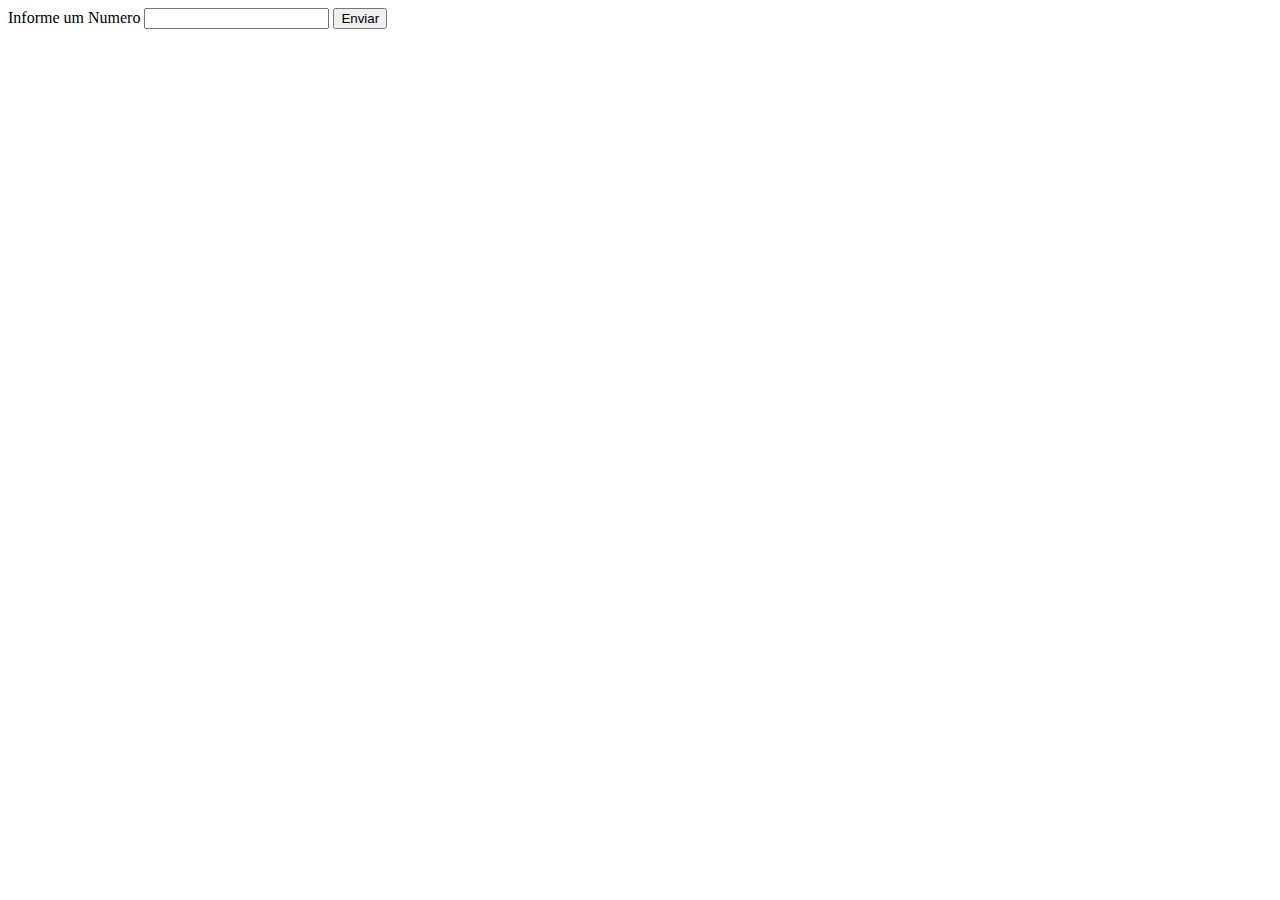
<file: Numeros aleatorios/index.html>
<!DOCTYPE html>
<html lang="en">
<head>
    <meta charset="UTF-8">
    <meta name="viewport" content="width=device-width, initial-scale=1.0">
    <title>Document</title>
</head>
<body>
        <form action="form.php" method="get">
            <label for="numero"> Informe um Numero</label>
                <input type="number" name="numero" id="numero">
        
            <input type="submit" value="Enviar">
        </form>
</body>
</html>
</file>
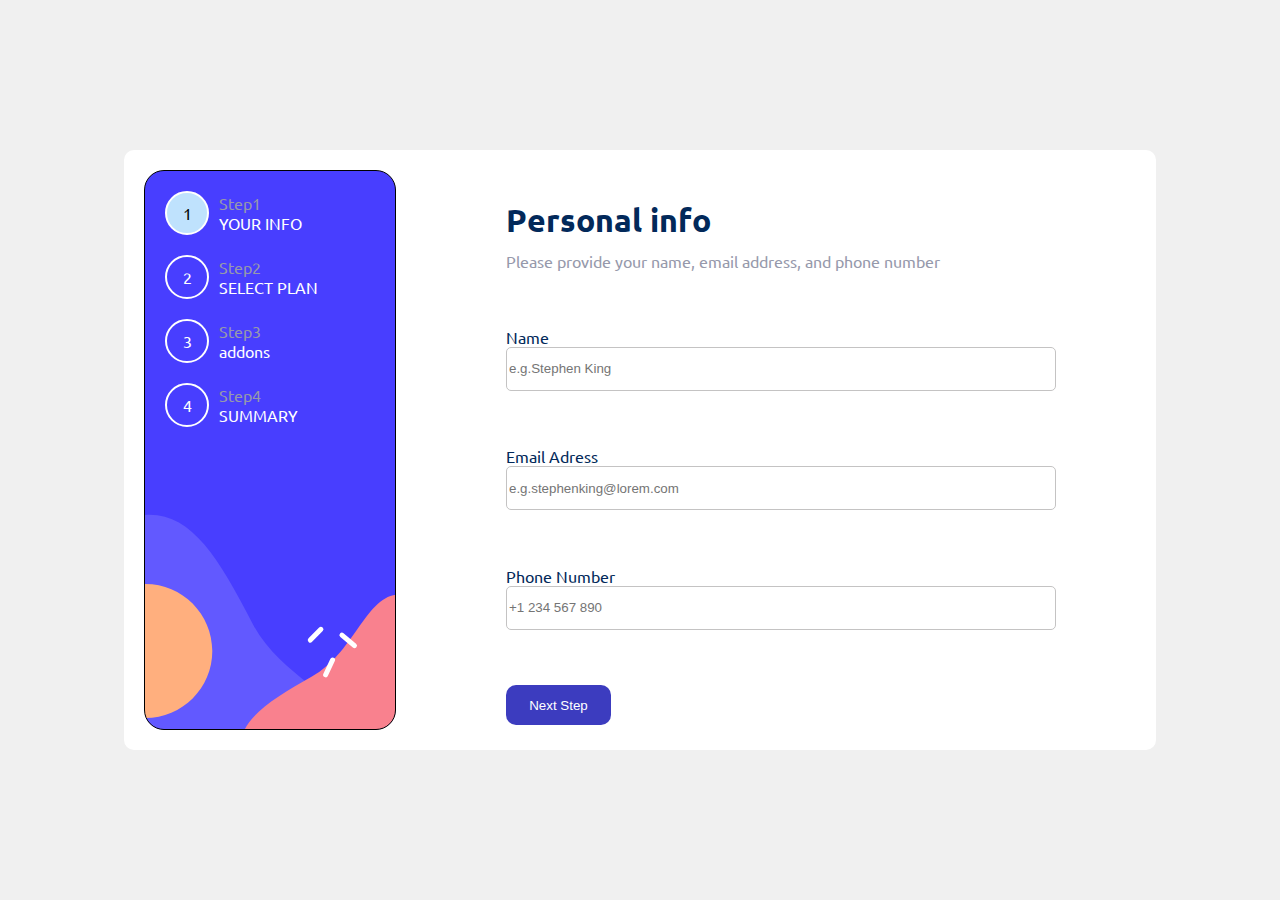
<file: backfront/15-form-steps/index.html>
<!DOCTYPE html>
<html lang="en">

<head>
    <meta charset="UTF-8">
    <meta name="viewport" content="width=device-width, initial-scale=1.0">
    <link rel="stylesheet" href="style.css">
    <link rel="shortcut icon" href="assets/images/favicon-32x32.png" type="image/x-icon">
    <link rel="preconnect" href="https://fonts.googleapis.com">
    <link rel="preconnect" href="https://fonts.gstatic.com" crossorigin>
    <link rel="preconnect" href="https://fonts.googleapis.com">
    <link rel="preconnect" href="https://fonts.gstatic.com" crossorigin>
    <link href="https://fonts.googleapis.com/css2?family=Ubuntu:wght@400;500;700&display=swap" rel="stylesheet">

    <title>Form-steps 15</title>
</head>

<body>
   <form method="post" id="global">
        <div class="boxprincipal">
            <div class="boxleft">
                <div class="step">
                    <div class="number" id="um">1</div>
                    <div class="infostep">
                        <p class="name">Step1</p>
                        <p class="namestep">YOUR INFO</p>
                    </div>
                </div>
                <div class="step">
                    <div class="number" id="dois">2</div>
                    <div class="infostep">
                        <p class="name">Step2</p>
                        <p class="namestep">SELECT PLAN</p>
                    </div>
                </div>
                <div class="step">
                    <div class="number" id="tres">3</div>
                    <div class="infostep">
                        <p class="name">Step3</p>
                        <p class="namestep">addons</p>
                    </div>
                </div>
                <div class="step">
                    <div class="number" id="quatro">4</div>
                    <div class="infostep">
                        <p class="name">Step4</p>
                        <p class="namestep">SUMMARY</p>
                    </div>
                </div>
            </div>
            <div class="boxright">
                <div class="boxstep1">
                    <div class="header">
                        <h1>Personal info</h1>
                        <p class="info">Please provide your name, email address, and phone number</p>
                    </div>
                    <div class="inputbox">
                        <div class="errordiv">
                            <p class="nameinput">Name</p>
                            <p class="errorname"></p>
                        </div>
                        <input class="input" type="text" name="name" id="name" placeholder="e.g.Stephen King" required>
                    </div>
                    <div class="inputbox">
                        <div class="errordiv">
                            <p class="email">Email Adress</p>
                            <p class="erroremail"></p>
                        </div>
                        <input class="input" type="text" name="email" id="email" placeholder="e.g.stephenking@lorem.com"
                            required>
                    </div>
                    <div class="inputbox">
                        <div class="errordiv">
                            <p class="phone">Phone Number</p>
                            <p class="errorphone"></p>
                        </div>
                        <input class="input" type="text" name="phone" id="phone" placeholder="+1 234 567 890"
                            required>
                    </div>
                    <div class="btnsline">
                        <input class="button" type="button" value="Next Step" onclick="next1()">
                    </div>
                </div>
                <div class="boxstep2">
                    <div class="header">
                        <h1>Select your plan</h1>
                        <p class="info">You have the option of monthly or yearly billing.</p>
                    </div>
                    <div class="planos">
                        <div class="arcade" id="arcadeid">
                            <input class="plans" id="Arcade" type="radio" name="planbox" value="Arc-mo">
                            <label for="Arcade">
                                <div class="img"><img src="assets/images/icon-arcade.svg"></div>
                                <div class="infostep2">
                                    <p class="nameprogram">Arcade</p>
                                    <p class="Price" id="price1">$<span class="Price" id="nmr1">9</span>/mo</p>
                                </div>
                            </label>
                        </div>
                        <div class="arcade" id="advancedid">
                            <input class="plans" id="Advanced" type="radio" name="planbox" value="Adv-mo">
                            <label for="Advanced">
                                <div class="img"><img src="assets/images/icon-advanced.svg"></div>
                                <div class="infostep2">
                                    <p class="nameprogram">Advanced</p>
                                    <p class="Price" id="price2">$<span class="Price" id="nmr2">12</span>/mo</p>
                                </div>
                            </label>
                        </div>
                        <div class="arcade" id="proid">
                            <input class="plans" id="Pro" type="radio" name="planbox" value="Pro-mo">
                            <label for="Pro">
                                <div class="img"><img src="assets/images/icon-pro.svg"></div>
                                <div class="infostep2">
                                    <p class="nameprogram">Pro</p>
                                    <p class="Price" id="price3">$<span class="Price" id="nmr3">15</span>/mo</p>
                                </div>
                            </label>
                        </div>

                    </div>
                    <div class="rangebar">
                        <p class="Monthly">Monthly</p>
                        <input type="range" name="" id="range" value="0" max="1" step="1">
                        <p class="Yearly">Yearly</p>
                    </div>
                    <div class="btnsline">
                        <input class="goback" id="goback2" type="button" value="Go Back" onclick="back2()">
                        <input class="button" type="button" value="Next Step" onclick="next2()">
                    </div>
                </div>
                <div class="boxstep3">
                    <div class="header">
                        <h1>Pick addons</h1>
                        <p class="info2">addons help enhance your gaming experience.</p>
                    </div>
                    <div class="checkboxidentity">
                        <div class="checkbox">
                            <div class="checkboxdiv">
                                <input type="checkbox" class="check" name="addons" id="online" value="online-mo">
                            </div>
                            <div class="infocheck" id="onlinecl">
                                <p class="ponline">Online service</p>
                                <p class="pinfoonline">Acess to multiplayer games</p>
                            </div>
                            <div class="price" id="valueonline">+$1/mo</div>
                        </div>

                        <div class="checkbox">
                            <div class="checkboxdiv">
                                <input type="checkbox" class="check" name="addons" id="larger" value="larger-mo">
                            </div>
                            <div class="infocheck" id="largercl">
                                <p class="ponline">Larger storage</p>
                                <p class="pinfoonline">extra 1TB of cloud sabe</p>
                            </div>
                            <div class="price" id="valuelarger">+$2/mo</div>
                        </div>
                        <div class="checkbox">
                            <div class="checkboxdiv">
                                <input type="checkbox" class="check" name="addons" id="custumizable" value="custom-mo">
                            </div>
                            <div class="infocheck" id="custumizablecl">
                                <p class="ponline">Customizable Profile</p>
                                <p class="pinfoonline">Custom theme on your profile</p>
                            </div>
                            <div class="price" id="valuecustom">+$2/mo</div>
                        </div>
                    </div>
                    <div class="btnsline">
                        <input class="goback" id="goback3" type="button" value="Go Back" onclick="back3()">
                        <input class="button" type="button" value="Next Step" id="submitbtn" onclick="next3()">
                    </div>

                </div>
                <div class="boxstep4">
                    <div class="header">
                        <h1>Finishing up</h1>
                        <p class="info">Double-check everything looks OK before confirming.</p>
                    </div>

                    <div class="boxmid">
                        <div class="divinf">
                            <div class="arcadebox">
                                <div class="parcade">
                                    <p class="arcade4">Arcade (Monthly)</p>
                                    <p class="changep">Change</p>
                                </div>
                                <div class="boxprice">
                                    <p class="price4">$<span id="arcademon">9</span>/mo</p>
                                </div>
                            </div>
                            <div class="hr">
                                <hr>
                            </div>
                        </div>
                    </div>

                    <div class="total">
                        <div class="totalp">
                            <p class="valuetotal">Total (per month)</p>
                        </div>
                        <div class="valuediv">
                            <p class="totalvalue">+/mo</p>
                        </div>
                    </div>
                    <div class="btnsline">
                        <input class="button" type="submit" value="Confirm" id="Confirm" onclick="confirm()">
                    </div>
    </form>
    </div>
    <div class="boxstepfinal">
        <div class="boxicon">
            <img class="thankicon" src="assets/images/icon-thank-you.svg" alt="">
            <p class="picon">Thank you!</p>
        </div>
        <div class="textthx">
            <p class="pthankyou">
                Thanks for confirming your subscription! We hope you have
                fun using our platform. If you ever need support, please feel free
                to email us at support@loremgaming.com.
            </p>
        </div>
    </div>

    </div>

    <script src="script.js"></script>
</body>

</html>
</file>
<file: backfront/15-form-steps/style.css>
html,
body {
    font-family: 'Ubuntu', sans-serif;
    max-width: 2000px;
    min-width: 768px;
    height: 100%;
    padding: 0;
    margin: 0;
    display: flex;
    justify-content: center;
    align-items: center;
    background-color: hsl(0, 0%, 94%);
}

.container{
    display: none;
}



p {
    margin-block-start: 0em;
    margin-block-end: 0em;
    margin-inline-start: 0px;
    margin-inline-end: 0px;
    font-size: 16px;
}

h1 {
    margin-block-start: 25px;
    margin-block-end: 10px;
    margin-inline-start: 0px;
    margin-inline-end: 0px;
    color: hsl(213, 96%, 18%);
}

.boxprincipal {
    display: flex;
    width: auto;
    height: 600px;
    background-color: white;
    border-radius: 10px;
}

form{
    display: contents;
}

.boxleft {
    margin: 20px;
    border-radius: 20px;
    background-image: url(assets/images/bg-sidebar-desktop.svg);
    background-repeat: no-repeat;
    width: 250px;
    border: 1px solid;
}

.step {
    display: flex;
    flex-direction: row;
    margin: 20px;
    color: rgb(255, 255, 255);
}

.name {
    color: hsl(231, 11%, 63%);
}

.errordiv {
    display: flex;
    justify-content: space-between;
}
.errorphone, .erroremail, .errorname{
    color: hsl(354, 84%, 57%);;
}

.number {
    display: flex;
    width: 40px;
    height: 40px;
    border-radius: 50%;
    border: 2px solid white;
    align-items: center;
    justify-content: center;
}

.infostep {
    display: flex;
    flex-direction: column;
    height: auto;
    margin-left: 10px;
    justify-content: center;
}

.boxright {
    display: flex;
    flex-direction: column;
    justify-content: space-between;
    margin: 25px;
    width: 550px;
    margin-left: 90px;
    margin-right: 100px;
    color: hsl(213, 96%, 18%);
}

.boxstep1 {
    display: flex;
    flex-direction: column;
    height: 550px;
    justify-content: space-between;
}

.header {
    display: flex;
    flex-direction: column;
}

.inputbox {
    display: flex;
    flex-direction: column;
}

.input {
    width: auto;
    height: 40px;
    border-radius: 5px;
    border: 1px solid rgb(196, 195, 195);
}

.button {
    height: 40px;
    width: 105px;
    background-color: #3c3cbf;
    color: white;
    border: 0;
    border-radius: 10px;
}

.button:hover {
    background-color: hsl(213, 96%, 18%);
}

.boxstep2 {
    display: none;
    flex-direction: column;
    width: 100%;
    height: 550px;
    margin-right: 40px;
    justify-content: space-between;
}

.planos {
    display: flex;
    width: auto;
    align-content: space-around;
    justify-content: space-between;
}

#arcadeid input{
    display: none;
}
#advancedid input{
    display: none;
}
#proid input{
    display: none;
}

.arcade input + label {
    display: flex;
    flex-direction: column;
    width: 33%;
    height: 150px;
    justify-content: space-around;
    border: 1px solid #b9b4b4;
    border-radius: 5px;
    width: 140px;
    height: 170px;
    padding: 11px;
}

.arcade input:checked + label{
    border: 1px solid hsl(285.96deg 100% 40.24%);
    background-color: rgb(233 231 255 / 73%);
}

.input {
    width: auto;
    height: 40px;
    border-radius: 5px;
    border: 1px solid rgb(196, 195, 195);
}


.rangebar {
    display: flex;
    width: 100%;
    background-color: hsl(217, 100%, 97%);
    justify-content: center;
    height: 40px;
    text-align: center;
    align-items: center;
    margin-bottom: 30px;
    border-radius: 10px;
}

.goback {
    border: 0;
    color: grey;
    background-color: transparent;
    opacity: 0;
}

.goback:hover {
    color: hsl(213, 96%, 18%);
    font-weight: bolder;
}

.boxstep3 {
    display: none;
    flex-direction: column;
    width: 100%;
    height: 550px;
    margin-right: 40px;
    justify-content: space-between;
}

.checkbox {
    display: flex;
    align-items: center;
    width: 100%;
    height: 70px;
    border: 1px solid grey;
    margin-bottom: 20px;
    border-radius: 10px;
}

.checkbox:hover {
    border: 2px solid hsl(213, 96%, 18%);
}

.checkbox:checked {
    border: 2px solid hsl(213, 96%, 18%);
    background-color: hsl(217, 100%, 97%);
}

.checkboxdiv {
    width: 60px;
    margin-left: 10px;
}

.infocheck {
    width: 200px;
}

.pinfoonline {
    color: grey;
}

.Price{
    color: hsl(231, 11%, 63%);
}

.price {
    width: 45%;
    text-align: end;
    color: hsl(243, 100%, 62%);
}

.price4{
    font-weight: bolder;
}

.boxstep4 {
    display: none;
    flex-direction: column;
    width: 100%;
    height: 550px;
    margin-right: 40px;
    justify-content: space-between;
}

.boxmid {
    background-color: hsl(231, 100%, 99%);
}

.changep {
    margin-top: 10px;
    color: hsl(231, 11%, 63%);
}

.changep:hover {
    color: #3c3cbf;
    text-decoration: underline;
    cursor: pointer;
}

hr {
    width: 90%;
}

#range::-webkit-slider-thumb{
    appearance: none;
    width: 13px;
    height: 13px;
    background-color: rgb(255, 255, 255);
    border-radius: 50%;
}

#range{
    -webkit-appearance: none;
    border-radius: 20px;
    background-color: hsl(213, 96%, 18%);
    width: 35px;
    -webkit-transition: 0.2s;
    height: 17px;
}

.arcadebox,
.infosbuy{
    display: flex;
    align-items: center;
    justify-content: space-between;
    margin: 30px;
}

.pinfosbuy {
    color: hsl(231, 11%, 63%);
}

.btnsline {
    width: 100%;
    display: flex;
    align-items: center;
    justify-content: space-between;
}

.valuetotal {
    color: hsl(231, 11%, 63%);
}

.totalvalue {
    color: hsl(243, 100%, 62%);
    font-weight: bolder;
    font-size: 20px;
}

#arcademon {
    font-weight: bolder;
    font-size: 18px;
}

.boxstepfinal {
    display: none;
    flex-direction: column;
    width: 100%;
    height: 100%;
    margin-right: 40px;
    align-items: center;
    justify-content: center;
}

.textthx {
    width: 455px;
    text-align: center;
}

.boxicon {
    display: flex;
    flex-direction: column;
    align-items: center;
}

.thankicon {
    margin: 30px;
}

.info {
    color: hsl(231, 11%, 63%);
}

.picon {
    margin-bottom: 30px;
    font-size: 30px;
    font-weight: bold;
}

#confirm{
    display: flex;
    justify-content: center;
}

.check{
    width: 20px;
    height: 20px;
}

@media (max-width: 768.2px) {

    html,
    body {
        min-width: 0;
        display: flex;
        flex-direction: column;
    }

    .boxprincipal {
        height: auto;
        width: auto;
        display: grid;
        height: 100%;
        align-content: space-between;
        background: hsl(217, 100%, 97%);
    }

    .boxleft {
        height: 170px;
        border: 0;
        border-radius: 0;
        width: auto;
        display: flex;
        align-items: center;
        flex-direction: row;
        background-image: url(assets/images/bg-sidebar-mobile.svg);
        background-repeat: no-repeat;
        justify-content: center;
        margin: 0;
    }

    .step {
        display: block;
        margin: 0;
    }

    .infostep {
        display: none;
    }

    .boxright {
        width: auto;
        margin: 0;
        align-items: center;
        background-color: hsl(217, 100%, 97%);
        justify-content: space-between;
    }

    .boxstep1 {
        display: flex;
        flex-direction: column;
        width: 90%;
        margin-right: 40px;
        margin: 0;
        background: white;
        position: relative;
        bottom: 40px;
        border-radius: 10px;
    }

    .boxstep2 {
        display: none;
        flex-direction: column;
        width: 90%;
        margin-right: 40px;
        margin: 0;
        background: white;
        position: relative;
        bottom: 40px;
        border-radius: 10px;
        align-items: center
    }

    .planos {
        flex-direction: column;
        align-items: center;
        width: 100%;
    }

    .arcade{
        width: 90%;
    }

    .arcade input + label{
        flex-direction: row;
        justify-content: flex-start;
        border: 1px solid #b9b4b4;
        border-radius: 5px;
        width:92%;
        height: 50px;
        margin-top: 10px;
        padding: 10px;
        align-items: center
    }

    .rangebar {
        width: 90%;
        margin-bottom: 20px;
    }

    .infostep2 {
        margin-left: 15px;
    }

    .Price {
        color: hsl(231, 11%, 63%);
    }

    .boxstep3 {
        display: none;
        flex-direction: column;
        width: 90%;
        margin-right: 40px;
        margin: 0;
        background: white;
        position: relative;
        bottom: 40px;
        border-radius: 10px;
    }

    .checkboxidentity {
        display: flex;
        flex-direction: column;
        align-items: center;
    }
    .checkbox{
        width: 87%;
    }
    .infocheck{
        width: 230px;
    }
    .pinfoonline{
        font-size: 12px
    }
    .checkboxdiv{
        width: 40px;
    }
    .price{
        font-size: 13px;
        width: 47px;
        margin-right: 10px;
    }

    .boxstep4 {
        display: none;
        flex-direction: column;
        width: 90%;
        margin-right: 40px;
        margin: 0;
        background: white;
        position: relative;
        bottom: 40px;
        border-radius: 10px;
    }

    .inputbox {
        margin: 0 30px 20px 20px;
    }

    .header {
        margin-left: 30px;
    }

    .btnsline {
        background-color: white;
        height: 70px;
    }


    .button {
        margin-right: 20px;
    }

    .goback {
        margin-left: 20px;
    }
}
</file>
